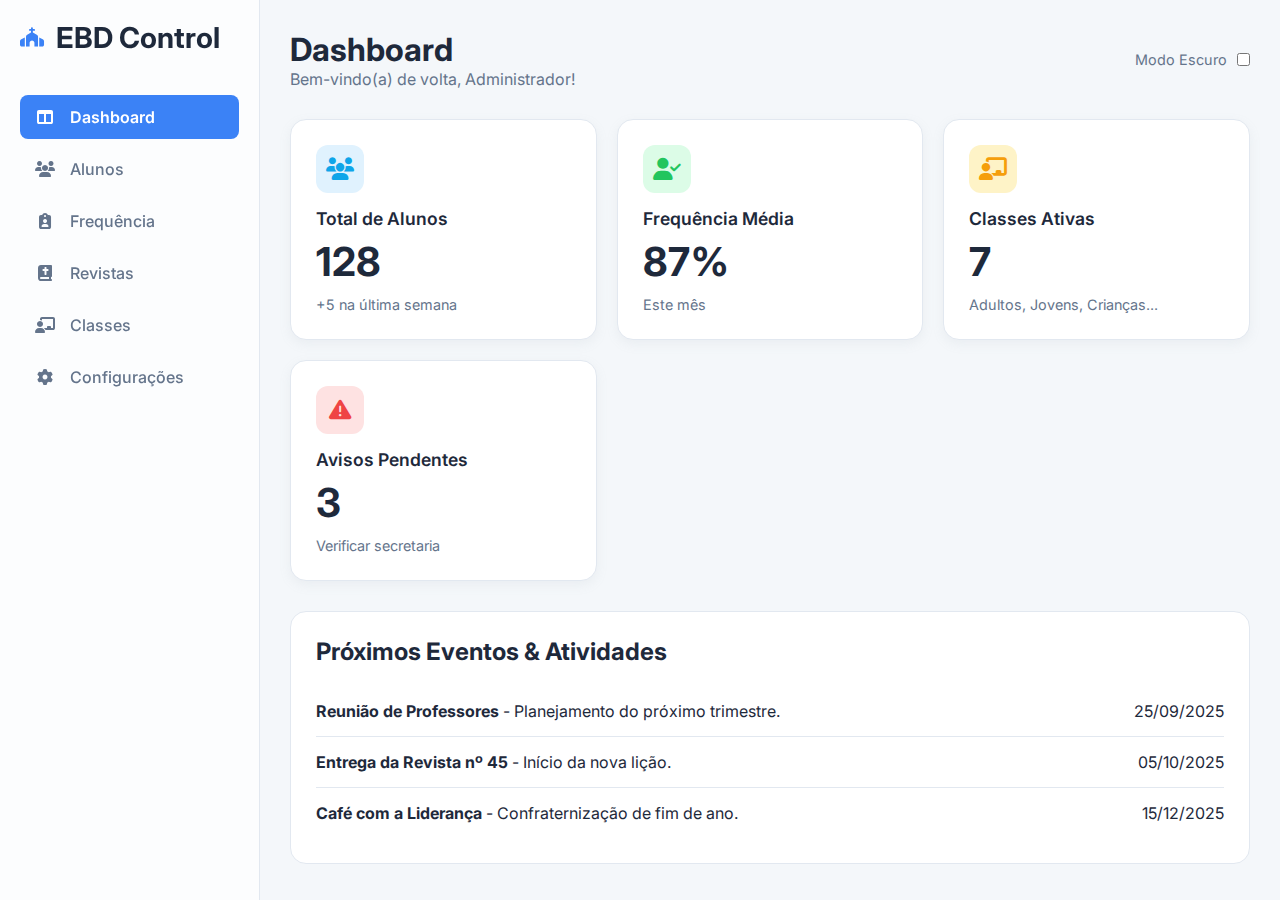
<file: index.html>
<!DOCTYPE html>
<html lang="pt-br">

<head>
    <meta charset="UTF-8">
    <meta name="viewport" content="width=device-width, initial-scale=1.0">
    <title>EBD Control - Dashboard</title>
    <link rel="stylesheet" href="style_index.css">
    <link rel="preconnect" href="https://fonts.googleapis.com">
    <link rel="preconnect" href="https://fonts.gstatic.com" crossorigin>
    <link href="https://fonts.googleapis.com/css2?family=Inter:wght@400;500;600;700&display=swap" rel="stylesheet">
    <link rel="stylesheet" href="https://cdnjs.cloudflare.com/ajax/libs/font-awesome/6.5.2/css/all.min.css" />
</head>

<body>
    <div class="container">
        <aside class="sidebar">
            <div class="sidebar-header">
                <i class="fa-solid fa-church"></i>
                <h2>EBD Control</h2>
            </div>
            <nav class="sidebar-nav">
                <ul>
                    <li><a href="index.html" class="active"><i class="fa-solid fa-table-columns"></i><span>Dashboard</span></a></li>
                    <li><a href="alunos.html"><i class="fa-solid fa-users"></i><span>Alunos</span></a></li>
                    <li><a href="frequencia.html"><i class="fa-solid fa-clipboard-user"></i><span>Frequência</span></a></li>
                    <li><a href="revistas.html"><i class="fa-solid fa-book-bible"></i><span>Revistas</span></a></li>
                    <li><a href="classes.html"><i class="fa-solid fa-chalkboard-user"></i><span>Classes</span></a></li>
                    <li><a href="configuracoes.html"><i class="fa-solid fa-gear"></i><span>Configurações</span></a></li>
                </ul>
            </nav>
        </aside>
        <main class="main-content">
            <header>
                <div class="header-title">
                    <h1>Dashboard</h1>
                    <p>Bem-vindo(a) de volta, Administrador!</p>
                </div>
                <div class="theme-switcher">
                    <label for="theme-toggle">Modo Escuro</label>
                    <input type="checkbox" id="theme-toggle">
                </div>
            </header>
            <section class="dashboard-widgets">
                <div class="widget-card">
                    <div class="card-icon" style="background-color: #e0f2fe;"><i class="fa-solid fa-users" style="color: #0ea5e9;"></i></div>
                    <h3>Total de Alunos</h3>
                    <p class="stat-number">128</p>
                    <span class="stat-change">+5 na última semana</span>
                </div>
                <div class="widget-card">
                    <div class="card-icon" style="background-color: #dcfce7;"><i class="fa-solid fa-user-check" style="color: #22c55e;"></i></div>
                    <h3>Frequência Média</h3>
                    <p class="stat-number">87%</p>
                    <span class="stat-change">Este mês</span>
                </div>
                <div class="widget-card">
                    <div class="card-icon" style="background-color: #fef3c7;"><i class="fa-solid fa-chalkboard-user" style="color: #f59e0b;"></i></div>
                    <h3>Classes Ativas</h3>
                    <p class="stat-number">7</p>
                    <span class="stat-change">Adultos, Jovens, Crianças...</span>
                </div>
                <div class="widget-card">
                    <div class="card-icon" style="background-color: #fee2e2;"><i class="fa-solid fa-triangle-exclamation" style="color: #ef4444;"></i></div>
                    <h3>Avisos Pendentes</h3>
                    <p class="stat-number">3</p>
                    <span class="stat-change">Verificar secretaria</span>
                </div>
            </section>
            <section class="recent-activity">
                <h2>Próximos Eventos & Atividades</h2>
                <div class="activity-list">
                    <div class="activity-item">
                        <p><strong>Reunião de Professores</strong> - Planejamento do próximo trimestre.</p><span>25/09/2025</span></div>
                    <div class="activity-item">
                        <p><strong>Entrega da Revista nº 45</strong> - Início da nova lição.</p><span>05/10/2025</span></div>
                    <div class="activity-item">
                        <p><strong>Café com a Liderança</strong> - Confraternização de fim de ano.</p><span>15/12/2025</span></div>
                </div>
            </section>
        </main>
    </div>
    <script src="script_index.js"></script>
</body>

</html>
</file>
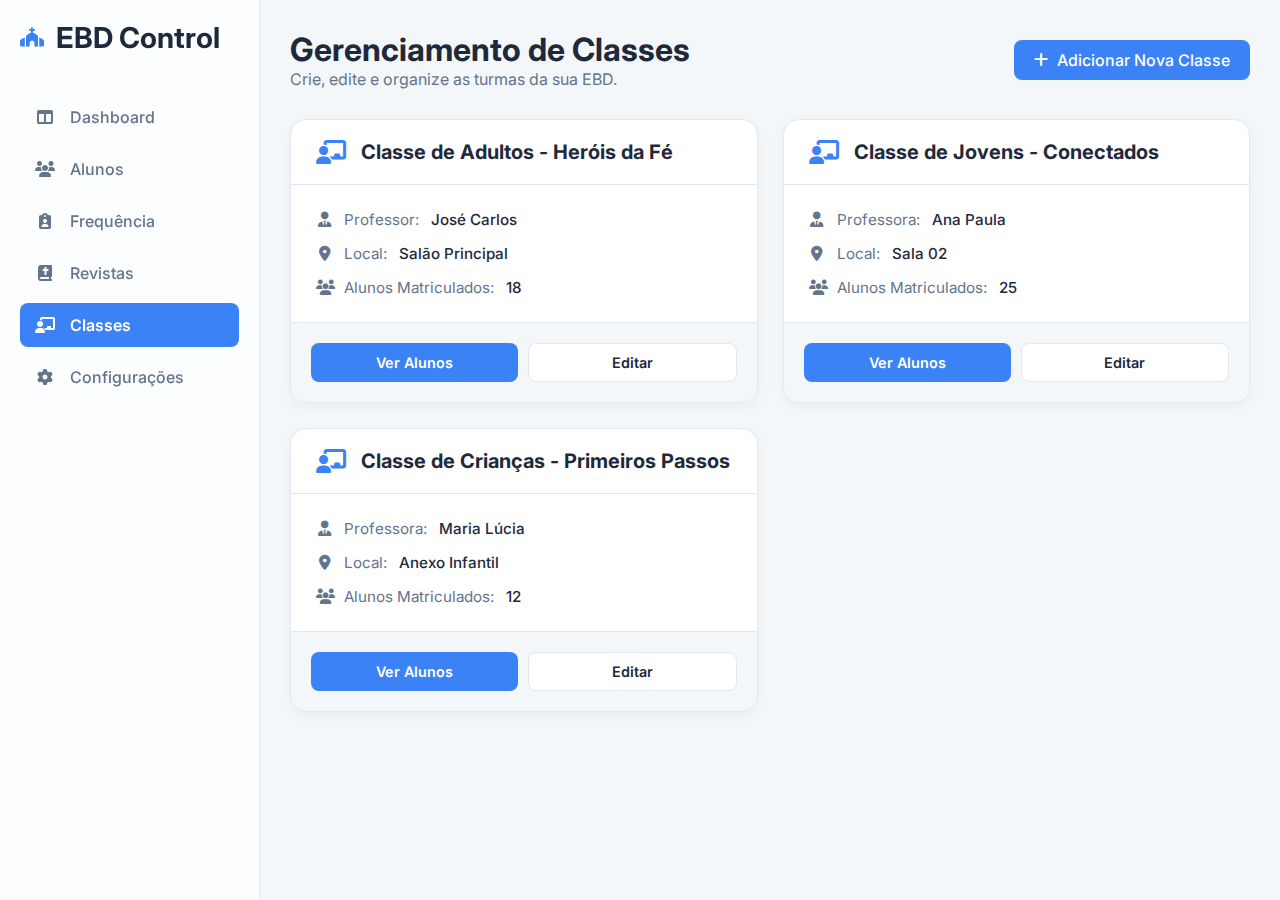
<file: classes.html>
<!DOCTYPE html>
<html lang="pt-br">

<head>
    <meta charset="UTF-8">
    <meta name="viewport" content="width=device-width, initial-scale=1.0">
    <title>EBD Control - Classes</title>
    <link rel="stylesheet" href="style_classes.css">
    <link rel="preconnect" href="https://fonts.googleapis.com">
    <link rel="preconnect" href="https://fonts.gstatic.com" crossorigin>
    <link href="https://fonts.googleapis.com/css2?family=Inter:wght@400;500;600;700&display=swap" rel="stylesheet">
    <link rel="stylesheet" href="https://cdnjs.cloudflare.com/ajax/libs/font-awesome/6.5.2/css/all.min.css" />
</head>

<body>
    <div class="container">
        <aside class="sidebar">
            <div class="sidebar-header">
                <i class="fa-solid fa-church"></i>
                <h2>EBD Control</h2>
            </div>
            <nav class="sidebar-nav">
                <ul>
                    <li><a href="index.html"><i class="fa-solid fa-table-columns"></i><span>Dashboard</span></a></li>
                    <li><a href="alunos.html"><i class="fa-solid fa-users"></i><span>Alunos</span></a></li>
                    <li><a href="frequencia.html"><i class="fa-solid fa-clipboard-user"></i><span>Frequência</span></a></li>
                    <li><a href="revistas.html"><i class="fa-solid fa-book-bible"></i><span>Revistas</span></a></li>
                    <li><a href="classes.html" class="active"><i class="fa-solid fa-chalkboard-user"></i><span>Classes</span></a></li>
                    <li><a href="configuracoes.html"><i class="fa-solid fa-gear"></i><span>Configurações</span></a></li>
                </ul>
            </nav>
        </aside>

        <main class="main-content">
            <header>
                <div class="header-title">
                    <h1>Gerenciamento de Classes</h1>
                    <p>Crie, edite e organize as turmas da sua EBD.</p>
                </div>
                <button class="primary-button" id="add-classe-button">
                    <i class="fa-solid fa-plus"></i>
                    Adicionar Nova Classe
                </button>
            </header>

            <section class="grid-container">
                <div class="class-info-card">
                    <div class="class-card-main-info">
                        <i class="fa-solid fa-chalkboard-user main-icon"></i>
                        <h3 class="class-name">Classe de Adultos - Heróis da Fé</h3>
                    </div>
                    <ul class="class-details-list">
                        <li><i class="fa-solid fa-user-tie"></i> Professor: <strong>José Carlos</strong></li>
                        <li><i class="fa-solid fa-location-dot"></i> Local: <strong>Salão Principal</strong></li>
                        <li><i class="fa-solid fa-users"></i> Alunos Matriculados: <strong>18</strong></li>
                    </ul>
                    <div class="class-actions">
                        <button class="action-btn-primary">Ver Alunos</button>
                        <button class="action-btn-secondary">Editar</button>
                    </div>
                </div>

                <div class="class-info-card">
                    <div class="class-card-main-info">
                        <i class="fa-solid fa-chalkboard-user main-icon"></i>
                        <h3 class="class-name">Classe de Jovens - Conectados</h3>
                    </div>
                    <ul class="class-details-list">
                        <li><i class="fa-solid fa-user-tie"></i> Professora: <strong>Ana Paula</strong></li>
                        <li><i class="fa-solid fa-location-dot"></i> Local: <strong>Sala 02</strong></li>
                        <li><i class="fa-solid fa-users"></i> Alunos Matriculados: <strong>25</strong></li>
                    </ul>
                    <div class="class-actions">
                        <button class="action-btn-primary">Ver Alunos</button>
                        <button class="action-btn-secondary">Editar</button>
                    </div>
                </div>

                <div class="class-info-card">
                    <div class="class-card-main-info">
                        <i class="fa-solid fa-chalkboard-user main-icon"></i>
                        <h3 class="class-name">Classe de Crianças - Primeiros Passos</h3>
                    </div>
                    <ul class="class-details-list">
                        <li><i class="fa-solid fa-user-tie"></i> Professora: <strong>Maria Lúcia</strong></li>
                        <li><i class="fa-solid fa-location-dot"></i> Local: <strong>Anexo Infantil</strong></li>
                        <li><i class="fa-solid fa-users"></i> Alunos Matriculados: <strong>12</strong></li>
                    </ul>
                    <div class="class-actions">
                        <button class="action-btn-primary">Ver Alunos</button>
                        <button class="action-btn-secondary">Editar</button>
                    </div>
                </div>
            </section>
        </main>
    </div>

    <div class="modal-overlay" id="add-classe-modal">
        <div class="modal-content">
            <div class="modal-header">
                <h2>Adicionar Nova Classe</h2>
                <button class="close-modal-btn" id="close-modal-button">&times;</button>
            </div>
            <form class="modal-form">
                <div class="form-group">
                    <label for="classe-name">Nome da Classe</label>
                    <input type="text" id="classe-name" required placeholder="Ex: Classe de Adultos">
                </div>
                <div class="form-group">
                    <label for="classe-teacher">Professor(a) Responsável</label>
                    <input type="text" id="classe-teacher" required placeholder="Nome do professor">
                </div>
                <div class="form-group">
                    <label for="classe-location">Local / Sala</label>
                    <input type="text" id="classe-location" required placeholder="Ex: Salão Principal">
                </div>
                <button type="submit" class="primary-button">Salvar Classe</button>
            </form>
        </div>
    </div>

    <script src="script_classes.js"></script>
</body>

</html>
</file>
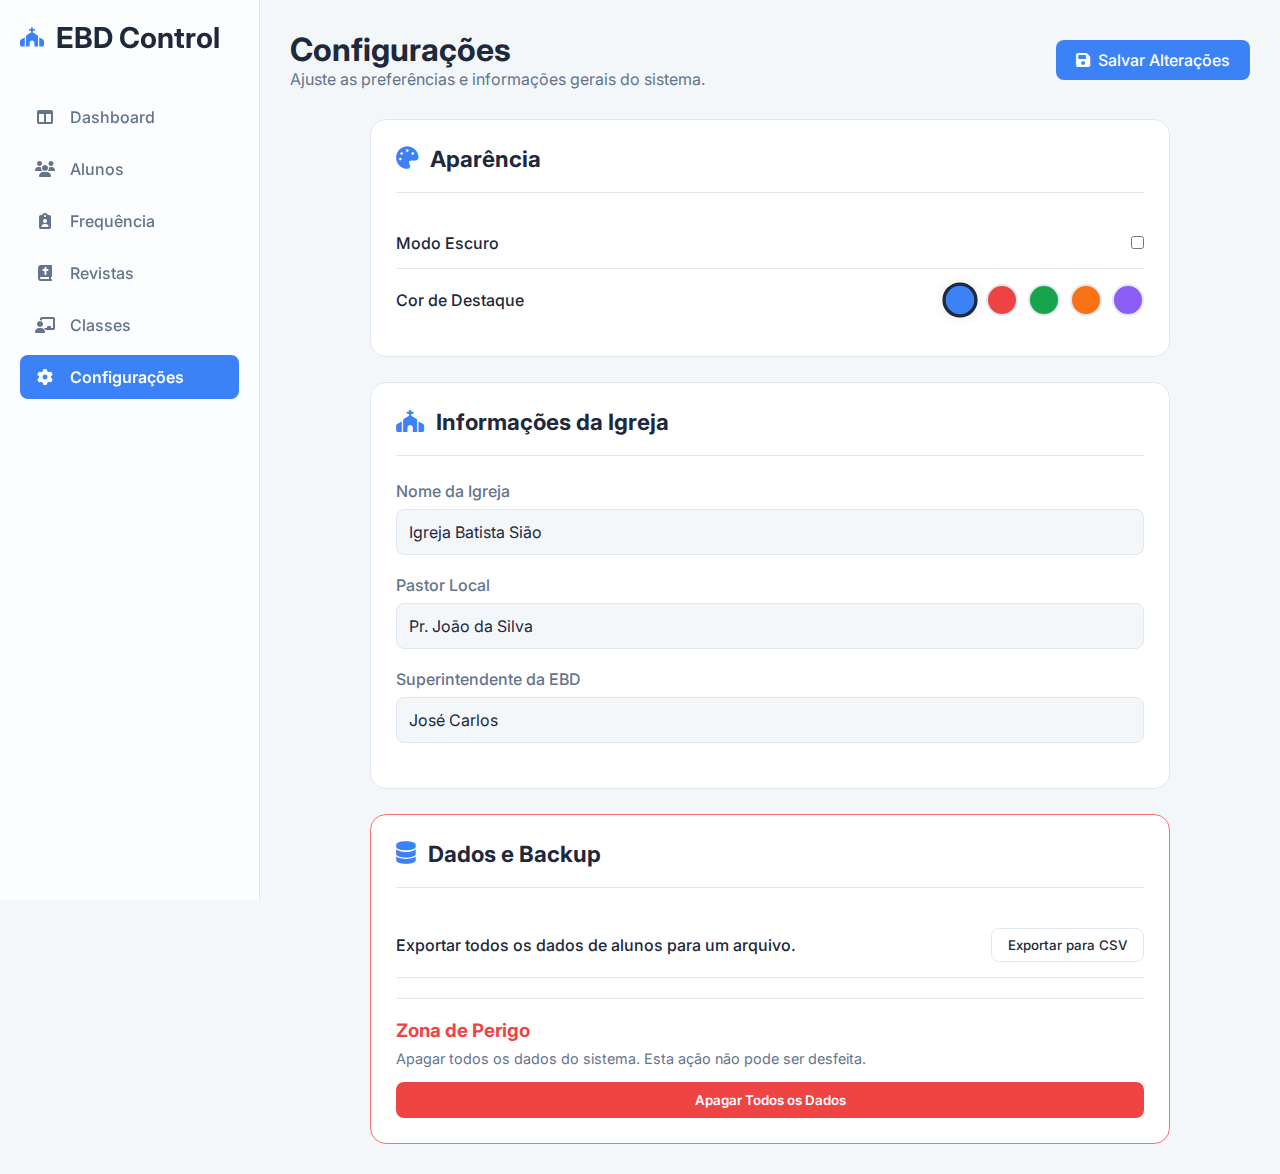
<file: configuracoes.html>
<!DOCTYPE html>
<html lang="pt-br">

<head>
    <meta charset="UTF-8">
    <meta name="viewport" content="width=device-width, initial-scale=1.0">
    <title>EBD Control - Configurações</title>
    <link rel="stylesheet" href="style_configuracoes.css">
    <link rel="preconnect" href="https://fonts.googleapis.com">
    <link rel="preconnect" href="https://fonts.gstatic.com" crossorigin>
    <link href="https://fonts.googleapis.com/css2?family=Inter:wght@400;500;600;700&display=swap" rel="stylesheet">
    <link rel="stylesheet" href="https://cdnjs.cloudflare.com/ajax/libs/font-awesome/6.5.2/css/all.min.css" />
</head>

<body>
    <div class="container">
        <aside class="sidebar">
            <div class="sidebar-header">
                <i class="fa-solid fa-church"></i>
                <h2>EBD Control</h2>
            </div>
            <nav class="sidebar-nav">
                <ul>
                    <li><a href="index.html"><i class="fa-solid fa-table-columns"></i><span>Dashboard</span></a></li>
                    <li><a href="alunos.html"><i class="fa-solid fa-users"></i><span>Alunos</span></a></li>
                    <li><a href="frequencia.html"><i class="fa-solid fa-clipboard-user"></i><span>Frequência</span></a></li>
                    <li><a href="revistas.html"><i class="fa-solid fa-book-bible"></i><span>Revistas</span></a></li>
                    <li><a href="classes.html"><i class="fa-solid fa-chalkboard-user"></i><span>Classes</span></a></li>
                    <li><a href="configuracoes.html" class="active"><i class="fa-solid fa-gear"></i><span>Configurações</span></a></li>
                </ul>
            </nav>
        </aside>

        <main class="main-content">
            <header>
                <div class="header-title">
                    <h1>Configurações</h1>
                    <p>Ajuste as preferências e informações gerais do sistema.</p>
                </div>
                <button class="primary-button" id="save-settings-button">
                    <i class="fa-solid fa-floppy-disk"></i>
                    Salvar Alterações
                </button>
            </header>

            <div class="settings-container">
                <div class="settings-card">
                    <h2><i class="fa-solid fa-palette"></i> Aparência</h2>
                    <div class="setting-item">
                        <label for="theme-toggle">Modo Escuro</label>
                        <div class="theme-switcher">
                            <input type="checkbox" id="theme-toggle">
                        </div>
                    </div>
                    <div class="setting-item">
                        <label>Cor de Destaque</label>
                        <div class="color-swatches">
                            <button class="color-swatch selected" data-color="#3b82f6" style="background-color: #3b82f6;"></button>
                            <button class="color-swatch" data-color="#ef4444" style="background-color: #ef4444;"></button>
                            <button class="color-swatch" data-color="#16a34a" style="background-color: #16a34a;"></button>
                            <button class="color-swatch" data-color="#f97316" style="background-color: #f97316;"></button>
                            <button class="color-swatch" data-color="#8b5cf6" style="background-color: #8b5cf6;"></button>
                        </div>
                    </div>
                </div>

                <div class="settings-card">
                    <h2><i class="fa-solid fa-church"></i> Informações da Igreja</h2>
                    <div class="form-group">
                        <label for="church-name">Nome da Igreja</label>
                        <input type="text" id="church-name" value="Igreja Batista Sião">
                    </div>
                    <div class="form-group">
                        <label for="pastor-name">Pastor Local</label>
                        <input type="text" id="pastor-name" value="Pr. João da Silva">
                    </div>
                    <div class="form-group">
                        <label for="super-name">Superintendente da EBD</label>
                        <input type="text" id="super-name" value="José Carlos">
                    </div>
                </div>

                <div class="settings-card danger-zone">
                    <h2><i class="fa-solid fa-database"></i> Dados e Backup</h2>
                    <div class="setting-item">
                        <span>Exportar todos os dados de alunos para um arquivo.</span>
                        <button class="action-btn-secondary">Exportar para CSV</button>
                    </div>
                    <hr>
                    <div class="danger-area">
                        <h3>Zona de Perigo</h3>
                        <p>Apagar todos os dados do sistema. Esta ação não pode ser desfeita.</p>
                        <button class="danger-button">Apagar Todos os Dados</button>
                    </div>
                </div>
            </div>
        </main>
    </div>
    <script src="script_configuracoes.js"></script>
</body>

</html>
</file>
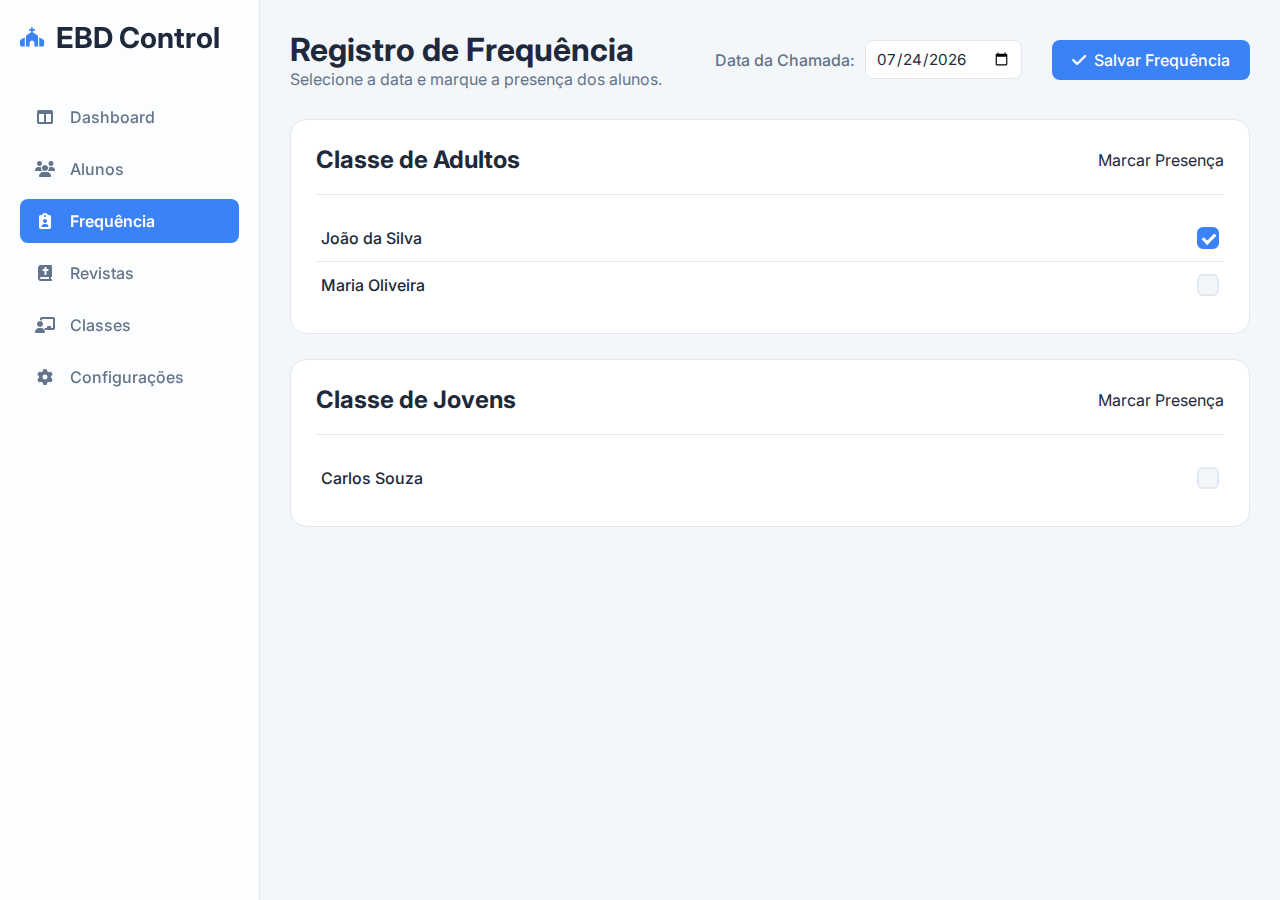
<file: frequencia.html>
<!DOCTYPE html>
<html lang="pt-br">

<head>
    <meta charset="UTF-8">
    <meta name="viewport" content="width=device-width, initial-scale=1.0">
    <title>EBD Control - Frequência</title>
    <link rel="stylesheet" href="style_frequencia.css">
    <link rel="preconnect" href="https://fonts.googleapis.com">
    <link rel="preconnect" href="https://fonts.gstatic.com" crossorigin>
    <link href="https://fonts.googleapis.com/css2?family=Inter:wght@400;500;600;700&display=swap" rel="stylesheet">
    <link rel="stylesheet" href="https://cdnjs.cloudflare.com/ajax/libs/font-awesome/6.5.2/css/all.min.css" />
</head>

<body>
    <div class="container">
        <aside class="sidebar">
            <div class="sidebar-header">
                <i class="fa-solid fa-church"></i>
                <h2>EBD Control</h2>
            </div>
            <nav class="sidebar-nav">
                <ul>
                    <li><a href="index.html"><i class="fa-solid fa-table-columns"></i><span>Dashboard</span></a></li>
                    <li><a href="alunos.html"><i class="fa-solid fa-users"></i><span>Alunos</span></a></li>
                    <li><a href="frequencia.html" class="active"><i class="fa-solid fa-clipboard-user"></i><span>Frequência</span></a></li>
                    <li><a href="revistas.html"><i class="fa-solid fa-book-bible"></i><span>Revistas</span></a></li>
                    <li><a href="classes.html"><i class="fa-solid fa-chalkboard-user"></i><span>Classes</span></a></li>
                    <li><a href="configuracoes.html"><i class="fa-solid fa-gear"></i><span>Configurações</span></a></li>
                </ul>
            </nav>
        </aside>
        <main class="main-content">
            <header>
                <div class="header-title">
                    <h1>Registro de Frequência</h1>
                    <p>Selecione a data e marque a presença dos alunos.</p>
                </div>
                <div class="header-actions">
                    <div class="date-selector">
                        <label for="attendance-date">Data da Chamada:</label>
                        <input type="date" id="attendance-date">
                    </div>
                    <button class="primary-button" id="save-attendance-btn">
                        <i class="fa-solid fa-check"></i>
                        Salvar Frequência
                    </button>
                </div>
            </header>
            <section class="attendance-container">
                <div class="class-card">
                    <div class="class-card-header">
                        <h2>Classe de Adultos</h2>
                        <span>Marcar Presença</span>
                    </div>
                    <div class="attendance-list">
                        <div class="student-attendance-item">
                            <p class="student-name">João da Silva</p><label class="attendance-checkbox"><input type="checkbox" checked><span class="checkmark"></span></label></div>
                        <div class="student-attendance-item">
                            <p class="student-name">Maria Oliveira</p><label class="attendance-checkbox"><input type="checkbox"><span class="checkmark"></span></label></div>
                    </div>
                </div>
                <div class="class-card">
                    <div class="class-card-header">
                        <h2>Classe de Jovens</h2>
                        <span>Marcar Presença</span>
                    </div>
                    <div class="attendance-list">
                        <div class="student-attendance-item">
                            <p class="student-name">Carlos Souza</p><label class="attendance-checkbox"><input type="checkbox"><span class="checkmark"></span></label></div>
                    </div>
                </div>
            </section>
        </main>
    </div>
    <script src="script_frequencia.js"></script>
</body>

</html>
</file>
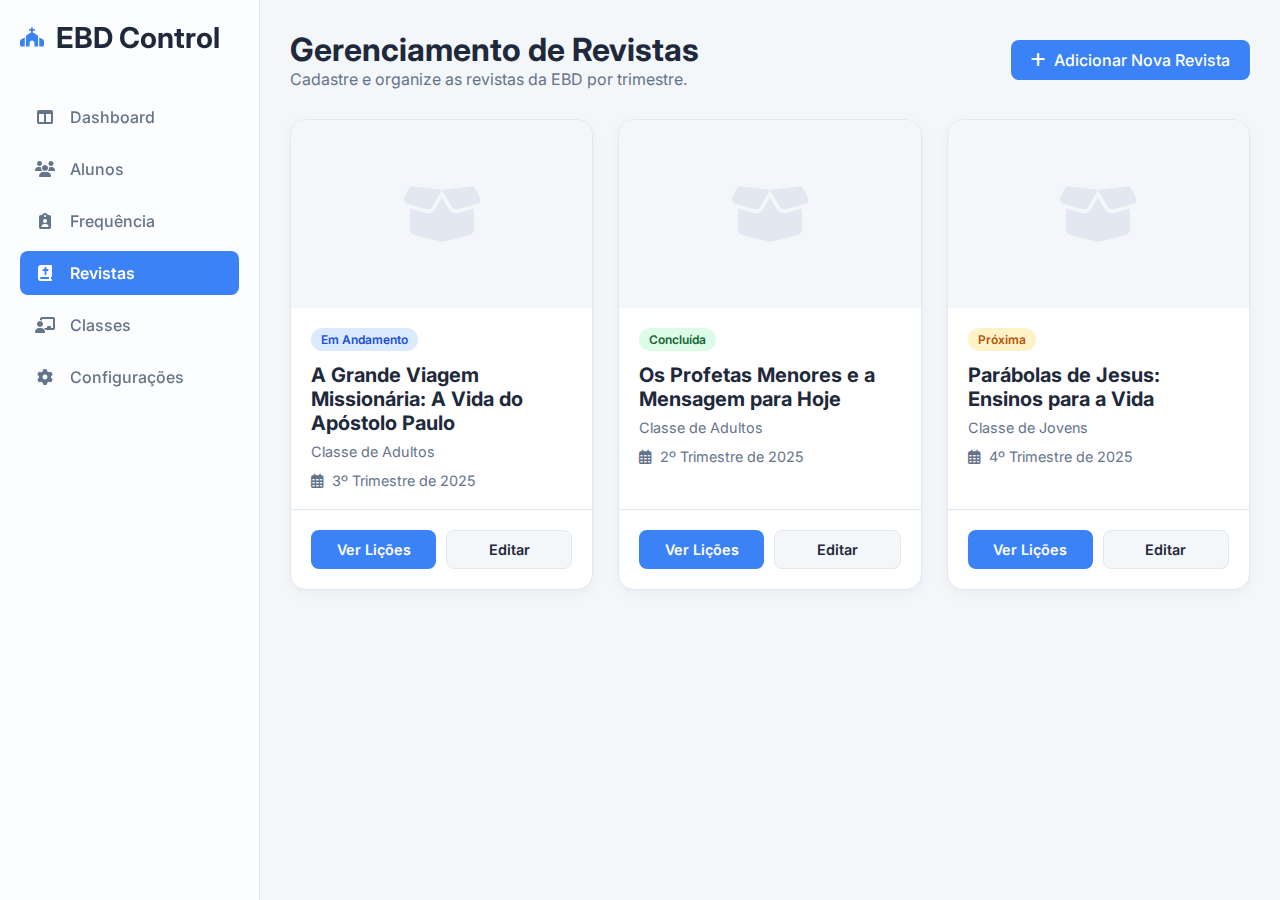
<file: revistas.html>
<!DOCTYPE html>
<html lang="pt-br">

<head>
    <meta charset="UTF-8">
    <meta name="viewport" content="width=device-width, initial-scale=1.0">
    <title>EBD Control - Revistas</title>
    <link rel="stylesheet" href="style_revistas.css">
    <link rel="preconnect" href="https://fonts.googleapis.com">
    <link rel="preconnect" href="https://fonts.gstatic.com" crossorigin>
    <link href="https://fonts.googleapis.com/css2?family=Inter:wght@400;500;600;700&display=swap" rel="stylesheet">
    <link rel="stylesheet" href="https://cdnjs.cloudflare.com/ajax/libs/font-awesome/6.5.2/css/all.min.css" />
</head>

<body>
    <div class="container">
        <aside class="sidebar">
            <div class="sidebar-header">
                <i class="fa-solid fa-church"></i>
                <h2>EBD Control</h2>
            </div>
            <nav class="sidebar-nav">
                <ul>
                    <li><a href="index.html"><i class="fa-solid fa-table-columns"></i><span>Dashboard</span></a></li>
                    <li><a href="alunos.html"><i class="fa-solid fa-users"></i><span>Alunos</span></a></li>
                    <li><a href="frequencia.html"><i class="fa-solid fa-clipboard-user"></i><span>Frequência</span></a></li>
                    <li><a href="revistas.html" class="active"><i class="fa-solid fa-book-bible"></i><span>Revistas</span></a></li>
                    <li><a href="classes.html"><i class="fa-solid fa-chalkboard-user"></i><span>Classes</span></a></li>
                    <li><a href="configuracoes.html"><i class="fa-solid fa-gear"></i><span>Configurações</span></a></li>
                </ul>
            </nav>
        </aside>

        <main class="main-content">
            <header>
                <div class="header-title">
                    <h1>Gerenciamento de Revistas</h1>
                    <p>Cadastre e organize as revistas da EBD por trimestre.</p>
                </div>
                <button class="primary-button" id="add-revista-button">
                    <i class="fa-solid fa-plus"></i>
                    Adicionar Nova Revista
                </button>
            </header>

            <section class="grid-container">
                <div class="revista-card">
                    <div class="revista-cover">
                    </div>
                    <div class="revista-info">
                        <span class="status-badge em-andamento">Em Andamento</span>
                        <h3 class="revista-title">A Grande Viagem Missionária: A Vida do Apóstolo Paulo</h3>
                        <p class="revista-classe">Classe de Adultos</p>
                        <p class="revista-trimestre"><i class="fa-regular fa-calendar-days"></i> 3º Trimestre de 2025</p>
                    </div>
                    <div class="revista-actions">
                        <button class="action-btn-primary">Ver Lições</button>
                        <button class="action-btn-secondary">Editar</button>
                    </div>
                </div>

                <div class="revista-card">
                    <div class="revista-cover"></div>
                    <div class="revista-info">
                        <span class="status-badge concluida">Concluída</span>
                        <h3 class="revista-title">Os Profetas Menores e a Mensagem para Hoje</h3>
                        <p class="revista-classe">Classe de Adultos</p>
                        <p class="revista-trimestre"><i class="fa-regular fa-calendar-days"></i> 2º Trimestre de 2025</p>
                    </div>
                    <div class="revista-actions">
                        <button class="action-btn-primary">Ver Lições</button>
                        <button class="action-btn-secondary">Editar</button>
                    </div>
                </div>

                <div class="revista-card">
                    <div class="revista-cover"></div>
                    <div class="revista-info">
                        <span class="status-badge proxima">Próxima</span>
                        <h3 class="revista-title">Parábolas de Jesus: Ensinos para a Vida</h3>
                        <p class="revista-classe">Classe de Jovens</p>
                        <p class="revista-trimestre"><i class="fa-regular fa-calendar-days"></i> 4º Trimestre de 2025</p>
                    </div>
                    <div class="revista-actions">
                        <button class="action-btn-primary">Ver Lições</button>
                        <button class="action-btn-secondary">Editar</button>
                    </div>
                </div>
            </section>
        </main>
    </div>

    <div class="modal-overlay" id="add-revista-modal">
        <div class="modal-content">
            <div class="modal-header">
                <h2>Adicionar Nova Revista</h2>
                <button class="close-modal-btn" id="close-modal-button">&times;</button>
            </div>
            <form class="modal-form">
                <div class="form-group">
                    <label for="revista-title">Título da Revista</label>
                    <input type="text" id="revista-title" required>
                </div>
                <div class="form-group">
                    <label for="revista-class">Classe Destinada</label>
                    <select id="revista-class" required>
                        <option value="adultos">Classe de Adultos</option>
                        <option value="jovens">Classe de Jovens</option>
                    </select>
                </div>
                <div class="form-row">
                    <div class="form-group">
                        <label for="revista-trimestre">Trimestre</label>
                        <select id="revista-trimestre" required>
                            <option value="1">1º Trimestre</option>
                            <option value="2">2º Trimestre</option>
                            <option value="3">3º Trimestre</option>
                            <option value="4">4º Trimestre</option>
                        </select>
                    </div>
                    <div class="form-group">
                        <label for="revista-ano">Ano</label>
                        <input type="number" id="revista-ano" required>
                    </div>
                </div>
                <div class="form-group">
                    <label for="revista-status">Status</label>
                    <select id="revista-status" required>
                        <option value="proxima">Próxima</option>
                        <option value="em-andamento">Em Andamento</option>
                        <option value="concluida">Concluída</option>
                    </select>
                </div>
                <button type="submit" class="primary-button">Salvar Revista</button>
            </form>
        </div>
    </div>

    <script src="script_revistas.js"></script>
</body>

</html>
</file>
<file: style_index.css>
/* CSS Base e Comum */

:root {
    --bg-color: #f4f7fa;
    --sidebar-bg: rgba(255, 255, 255, 0.7);
    --card-bg: #ffffff;
    --text-primary: #1e293b;
    --text-secondary: #64748b;
    --accent-color: #3b82f6;
    --border-color: #e2e8f0;
    --shadow-color: rgba(149, 157, 165, 0.1);
}

body.dark-mode {
    --bg-color: #0f172a;
    --sidebar-bg: rgba(30, 41, 59, 0.7);
    --card-bg: #1e293b;
    --text-primary: #f1f5f9;
    --text-secondary: #94a3b8;
    --accent-color: #60a5fa;
    --border-color: #334155;
    --shadow-color: rgba(0, 0, 0, 0.2);
}

* {
    margin: 0;
    padding: 0;
    box-sizing: border-box;
    font-family: 'Inter', sans-serif;
}

body {
    background-color: var(--bg-color);
    color: var(--text-primary);
    transition: background-color 0.3s, color 0.3s;
}

.container {
    display: flex;
}

.sidebar {
    width: 260px;
    height: 100vh;
    position: fixed;
    top: 0;
    left: 0;
    background-color: var(--sidebar-bg);
    backdrop-filter: blur(10px);
    -webkit-backdrop-filter: blur(10px);
    border-right: 1px solid var(--border-color);
    padding: 20px;
    transition: background-color 0.3s, border-color 0.3s;
}

.sidebar-header {
    display: flex;
    align-items: center;
    gap: 12px;
    margin-bottom: 40px;
    font-size: 1.2rem;
    color: var(--text-primary);
}

.sidebar-header .fa-church {
    color: var(--accent-color);
}

.sidebar-nav ul {
    list-style-type: none;
}

.sidebar-nav li a {
    display: flex;
    align-items: center;
    gap: 15px;
    padding: 12px 15px;
    margin-bottom: 8px;
    border-radius: 8px;
    text-decoration: none;
    color: var(--text-secondary);
    font-weight: 500;
    transition: background-color 0.2s, color 0.2s;
}

.sidebar-nav li a:hover {
    background-color: var(--accent-color);
    color: #fff;
}

.sidebar-nav li a.active {
    background-color: var(--accent-color);
    color: #fff;
    font-weight: 600;
}

.sidebar-nav i {
    width: 20px;
    text-align: center;
}

.main-content {
    margin-left: 260px;
    width: calc(100% - 260px);
    padding: 30px;
}

header {
    display: flex;
    justify-content: space-between;
    align-items: center;
    margin-bottom: 30px;
}

header h1 {
    font-size: 2rem;
    font-weight: 700;
}

header p {
    color: var(--text-secondary);
}

.theme-switcher {
    display: flex;
    align-items: center;
    gap: 10px;
    color: var(--text-secondary);
    font-size: 0.9rem;
}


/* CSS Específico do Dashboard */

.dashboard-widgets {
    display: grid;
    grid-template-columns: repeat(auto-fit, minmax(240px, 1fr));
    gap: 20px;
    margin-bottom: 30px;
}

.widget-card {
    background-color: var(--card-bg);
    padding: 25px;
    border-radius: 16px;
    border: 1px solid var(--border-color);
    box-shadow: 0 4px 12px var(--shadow-color);
    transition: transform 0.2s, box-shadow 0.2s;
}

.widget-card:hover {
    transform: translateY(-5px);
    box-shadow: 0 8px 20px var(--shadow-color);
}

.card-icon {
    width: 48px;
    height: 48px;
    border-radius: 12px;
    display: flex;
    align-items: center;
    justify-content: center;
    margin-bottom: 15px;
}

.card-icon i {
    font-size: 1.4rem;
}

.widget-card h3 {
    margin-bottom: 8px;
    font-size: 1.1rem;
    font-weight: 600;
}

.stat-number {
    font-size: 2.5rem;
    font-weight: 700;
    margin-bottom: 8px;
}

.stat-change {
    font-size: 0.9rem;
    color: var(--text-secondary);
}

.recent-activity {
    background-color: var(--card-bg);
    padding: 25px;
    border-radius: 16px;
    border: 1px solid var(--border-color);
}

.recent-activity h2 {
    margin-bottom: 20px;
}

.activity-item {
    display: flex;
    justify-content: space-between;
    align-items: center;
    padding: 15px 0;
    border-bottom: 1px solid var(--border-color);
}

.activity-item:last-child {
    border-bottom: none;
}
</file>
<file: style_classes.css>
/* CSS Base e Comum */

:root {
    --bg-color: #f4f7fa;
    --sidebar-bg: rgba(255, 255, 255, 0.7);
    --card-bg: #ffffff;
    --text-primary: #1e293b;
    --text-secondary: #64748b;
    --accent-color: #3b82f6;
    --border-color: #e2e8f0;
    --shadow-color: rgba(149, 157, 165, 0.1);
}

body.dark-mode {
    --bg-color: #0f172a;
    --sidebar-bg: rgba(30, 41, 59, 0.7);
    --card-bg: #1e293b;
    --text-primary: #f1f5f9;
    --text-secondary: #94a3b8;
    --accent-color: #60a5fa;
    --border-color: #334155;
    --shadow-color: rgba(0, 0, 0, 0.2);
}

* {
    margin: 0;
    padding: 0;
    box-sizing: border-box;
    font-family: 'Inter', sans-serif;
}

body {
    background-color: var(--bg-color);
    color: var(--text-primary);
    transition: background-color 0.3s, color 0.3s;
}

.container {
    display: flex;
}

.sidebar {
    width: 260px;
    height: 100vh;
    position: fixed;
    top: 0;
    left: 0;
    background-color: var(--sidebar-bg);
    backdrop-filter: blur(10px);
    -webkit-backdrop-filter: blur(10px);
    border-right: 1px solid var(--border-color);
    padding: 20px;
    transition: background-color 0.3s, border-color 0.3s;
}

.sidebar-header {
    display: flex;
    align-items: center;
    gap: 12px;
    margin-bottom: 40px;
    font-size: 1.2rem;
    color: var(--text-primary);
}

.sidebar-header .fa-church {
    color: var(--accent-color);
}

.sidebar-nav ul {
    list-style-type: none;
}

.sidebar-nav li a {
    display: flex;
    align-items: center;
    gap: 15px;
    padding: 12px 15px;
    margin-bottom: 8px;
    border-radius: 8px;
    text-decoration: none;
    color: var(--text-secondary);
    font-weight: 500;
    transition: background-color 0.2s, color 0.2s;
}

.sidebar-nav li a:hover {
    background-color: var(--accent-color);
    color: #fff;
}

.sidebar-nav li a.active {
    background-color: var(--accent-color);
    color: #fff;
    font-weight: 600;
}

.sidebar-nav i {
    width: 20px;
    text-align: center;
}

.main-content {
    margin-left: 260px;
    width: calc(100% - 260px);
    padding: 30px;
}

header {
    display: flex;
    justify-content: space-between;
    align-items: center;
    margin-bottom: 30px;
}

header h1 {
    font-size: 2rem;
    font-weight: 700;
}

header p {
    color: var(--text-secondary);
}


/* CSS Específico da Página de Classes */

.primary-button {
    background-color: var(--accent-color);
    color: #fff;
    border: none;
    padding: 10px 20px;
    border-radius: 8px;
    font-size: 1rem;
    font-weight: 500;
    cursor: pointer;
    display: flex;
    align-items: center;
    gap: 8px;
    transition: background-color 0.2s;
}

.primary-button:hover {
    background-color: #2563eb;
}

.grid-container {
    display: grid;
    grid-template-columns: repeat(auto-fit, minmax(320px, 1fr));
    gap: 25px;
}

.class-info-card {
    background-color: var(--card-bg);
    border-radius: 16px;
    border: 1px solid var(--border-color);
    box-shadow: 0 4px 12px var(--shadow-color);
    transition: transform 0.2s, box-shadow 0.2s;
    display: flex;
    flex-direction: column;
}

.class-info-card:hover {
    transform: translateY(-5px);
    box-shadow: 0 8px 20px var(--shadow-color);
}

.class-card-main-info {
    display: flex;
    align-items: center;
    gap: 15px;
    padding: 20px 25px;
    border-bottom: 1px solid var(--border-color);
}

.main-icon {
    font-size: 1.5rem;
    color: var(--accent-color);
}

.class-name {
    font-size: 1.25rem;
    color: var(--text-primary);
}

.class-details-list {
    list-style: none;
    padding: 25px;
    flex-grow: 1;
    display: flex;
    flex-direction: column;
    gap: 15px;
}

.class-details-list li {
    display: flex;
    align-items: center;
    gap: 12px;
    font-size: 0.95rem;
    color: var(--text-secondary);
}

.class-details-list li i {
    width: 16px;
    text-align: center;
}

.class-details-list li strong {
    color: var(--text-primary);
    font-weight: 500;
}

.class-actions {
    display: flex;
    gap: 10px;
    padding: 20px;
    border-top: 1px solid var(--border-color);
    background-color: var(--bg-color);
    border-radius: 0 0 16px 16px;
}

.action-btn-primary,
.action-btn-secondary {
    width: 100%;
    border: none;
    padding: 10px;
    border-radius: 8px;
    font-size: 0.9rem;
    font-weight: 600;
    cursor: pointer;
    transition: background-color 0.2s, color 0.2s;
}

.action-btn-primary {
    background-color: var(--accent-color);
    color: #fff;
}

.action-btn-primary:hover {
    background-color: #2563eb;
}

.action-btn-secondary {
    background-color: var(--card-bg);
    color: var(--text-primary);
    border: 1px solid var(--border-color);
}

.action-btn-secondary:hover {
    background-color: var(--border-color);
}

.modal-overlay {
    position: fixed;
    top: 0;
    left: 0;
    width: 100%;
    height: 100%;
    background-color: rgba(0, 0, 0, 0.6);
    display: flex;
    justify-content: center;
    align-items: center;
    z-index: 1000;
    opacity: 0;
    visibility: hidden;
    transition: opacity 0.3s, visibility 0.3s;
}

.modal-overlay.active {
    opacity: 1;
    visibility: visible;
}

.modal-content {
    background-color: var(--card-bg);
    padding: 30px;
    border-radius: 16px;
    width: 90%;
    max-width: 500px;
    transform: scale(0.95);
    transition: transform 0.3s;
}

.modal-overlay.active .modal-content {
    transform: scale(1);
}

.modal-header {
    display: flex;
    justify-content: space-between;
    align-items: center;
    margin-bottom: 20px;
}

.close-modal-btn {
    background: none;
    border: none;
    font-size: 1.8rem;
    cursor: pointer;
    color: var(--text-secondary);
}

.modal-form .form-group {
    margin-bottom: 20px;
}

.modal-form label {
    display: block;
    margin-bottom: 8px;
    font-weight: 500;
    color: var(--text-secondary);
}

.modal-form input {
    width: 100%;
    padding: 12px;
    border-radius: 8px;
    border: 1px solid var(--border-color);
    background-color: var(--bg-color);
    color: var(--text-primary);
    font-size: 1rem;
}

.modal-form button[type="submit"] {
    width: 100%;
    padding: 12px;
    margin-top: 10px;
}
</file>
<file: style_configuracoes.css>
/* CSS Base e Comum */

:root {
    --bg-color: #f4f7fa;
    --sidebar-bg: rgba(255, 255, 255, 0.7);
    --card-bg: #ffffff;
    --text-primary: #1e293b;
    --text-secondary: #64748b;
    --accent-color: #3b82f6;
    --border-color: #e2e8f0;
    --shadow-color: rgba(149, 157, 165, 0.1);
}

body.dark-mode {
    --bg-color: #0f172a;
    --sidebar-bg: rgba(30, 41, 59, 0.7);
    --card-bg: #1e293b;
    --text-primary: #f1f5f9;
    --text-secondary: #94a3b8;
    --accent-color: #60a5fa;
    --border-color: #334155;
    --shadow-color: rgba(0, 0, 0, 0.2);
}

* {
    margin: 0;
    padding: 0;
    box-sizing: border-box;
    font-family: 'Inter', sans-serif;
}

body {
    background-color: var(--bg-color);
    color: var(--text-primary);
    transition: background-color 0.3s, color 0.3s;
}

.container {
    display: flex;
}

.sidebar {
    width: 260px;
    height: 100vh;
    position: fixed;
    top: 0;
    left: 0;
    background-color: var(--sidebar-bg);
    backdrop-filter: blur(10px);
    -webkit-backdrop-filter: blur(10px);
    border-right: 1px solid var(--border-color);
    padding: 20px;
    transition: background-color 0.3s, border-color 0.3s;
}

.sidebar-header {
    display: flex;
    align-items: center;
    gap: 12px;
    margin-bottom: 40px;
    font-size: 1.2rem;
    color: var(--text-primary);
}

.sidebar-header .fa-church {
    color: var(--accent-color);
}

.sidebar-nav ul {
    list-style-type: none;
}

.sidebar-nav li a {
    display: flex;
    align-items: center;
    gap: 15px;
    padding: 12px 15px;
    margin-bottom: 8px;
    border-radius: 8px;
    text-decoration: none;
    color: var(--text-secondary);
    font-weight: 500;
    transition: background-color 0.2s, color 0.2s;
}

.sidebar-nav li a:hover {
    background-color: var(--accent-color);
    color: #fff;
}

.sidebar-nav li a.active {
    background-color: var(--accent-color);
    color: #fff;
    font-weight: 600;
}

.sidebar-nav i {
    width: 20px;
    text-align: center;
}

.main-content {
    margin-left: 260px;
    width: calc(100% - 260px);
    padding: 30px;
}

header {
    display: flex;
    justify-content: space-between;
    align-items: center;
    margin-bottom: 30px;
}

header h1 {
    font-size: 2rem;
    font-weight: 700;
}

header p {
    color: var(--text-secondary);
}


/* CSS Específico da Página de Configurações */

.primary-button {
    background-color: var(--accent-color);
    color: #fff;
    border: none;
    padding: 10px 20px;
    border-radius: 8px;
    font-size: 1rem;
    font-weight: 500;
    cursor: pointer;
    display: flex;
    align-items: center;
    gap: 8px;
    transition: background-color 0.2s;
}

.primary-button:hover {
    background-color: #2563eb;
}

.settings-container {
    max-width: 800px;
    margin: 0 auto;
    display: flex;
    flex-direction: column;
    gap: 25px;
}

.settings-card {
    background-color: var(--card-bg);
    border-radius: 16px;
    border: 1px solid var(--border-color);
    padding: 25px;
}

.settings-card h2 {
    display: flex;
    align-items: center;
    gap: 12px;
    font-size: 1.4rem;
    margin-bottom: 25px;
    padding-bottom: 20px;
    border-bottom: 1px solid var(--border-color);
}

.settings-card h2 i {
    color: var(--accent-color);
}

.setting-item {
    display: flex;
    justify-content: space-between;
    align-items: center;
    padding: 15px 0;
}

.setting-item:not(:last-child) {
    border-bottom: 1px solid var(--border-color);
}

.setting-item label,
.setting-item span {
    font-weight: 500;
    color: var(--text-primary);
}

.form-group {
    margin-bottom: 20px;
}

.form-group label {
    display: block;
    margin-bottom: 8px;
    font-weight: 500;
    color: var(--text-secondary);
}

.form-group input {
    width: 100%;
    padding: 12px;
    border-radius: 8px;
    border: 1px solid var(--border-color);
    background-color: var(--bg-color);
    color: var(--text-primary);
    font-size: 1rem;
}

.color-swatches {
    display: flex;
    gap: 10px;
}

.color-swatch {
    width: 32px;
    height: 32px;
    border-radius: 50%;
    border: 2px solid var(--border-color);
    cursor: pointer;
    transition: transform 0.2s, box-shadow 0.2s;
}

.color-swatch.selected {
    border-width: 3px;
    border-color: var(--text-primary);
    transform: scale(1.1);
    box-shadow: 0 0 10px rgba(0, 0, 0, 0.1);
}

.action-btn-secondary {
    background-color: var(--card-bg);
    color: var(--text-primary);
    border: 1px solid var(--border-color);
    padding: 8px 16px;
    border-radius: 8px;
    font-weight: 500;
    cursor: pointer;
    transition: background-color 0.2s;
}

.action-btn-secondary:hover {
    background-color: var(--border-color);
}

.settings-card.danger-zone {
    border-color: #f87171;
}

.danger-zone hr {
    border: none;
    height: 1px;
    background-color: var(--border-color);
    margin: 20px 0;
}

.danger-area h3 {
    color: #ef4444;
    margin-bottom: 8px;
}

.danger-area p {
    color: var(--text-secondary);
    margin-bottom: 15px;
    font-size: 0.9rem;
}

.danger-button {
    background-color: #ef4444;
    color: #fff;
    width: 100%;
    border: none;
    padding: 10px;
    border-radius: 8px;
    font-weight: 600;
    cursor: pointer;
    transition: background-color 0.2s;
}

.danger-button:hover {
    background-color: #dc2626;
}
</file>
<file: style_frequencia.css>
/* CSS Base e Comum */

:root {
    --bg-color: #f4f7fa;
    --sidebar-bg: rgba(255, 255, 255, 0.7);
    --card-bg: #ffffff;
    --text-primary: #1e293b;
    --text-secondary: #64748b;
    --accent-color: #3b82f6;
    --border-color: #e2e8f0;
    --shadow-color: rgba(149, 157, 165, 0.1);
}

body.dark-mode {
    --bg-color: #0f172a;
    --sidebar-bg: rgba(30, 41, 59, 0.7);
    --card-bg: #1e293b;
    --text-primary: #f1f5f9;
    --text-secondary: #94a3b8;
    --accent-color: #60a5fa;
    --border-color: #334155;
    --shadow-color: rgba(0, 0, 0, 0.2);
}

* {
    margin: 0;
    padding: 0;
    box-sizing: border-box;
    font-family: 'Inter', sans-serif;
}

body {
    background-color: var(--bg-color);
    color: var(--text-primary);
    transition: background-color 0.3s, color 0.3s;
}

.container {
    display: flex;
}

.sidebar {
    width: 260px;
    height: 100vh;
    position: fixed;
    top: 0;
    left: 0;
    background-color: var(--sidebar-bg);
    backdrop-filter: blur(10px);
    -webkit-backdrop-filter: blur(10px);
    border-right: 1px solid var(--border-color);
    padding: 20px;
    transition: background-color 0.3s, border-color 0.3s;
}

.sidebar-header {
    display: flex;
    align-items: center;
    gap: 12px;
    margin-bottom: 40px;
    font-size: 1.2rem;
    color: var(--text-primary);
}

.sidebar-header .fa-church {
    color: var(--accent-color);
}

.sidebar-nav ul {
    list-style-type: none;
}

.sidebar-nav li a {
    display: flex;
    align-items: center;
    gap: 15px;
    padding: 12px 15px;
    margin-bottom: 8px;
    border-radius: 8px;
    text-decoration: none;
    color: var(--text-secondary);
    font-weight: 500;
    transition: background-color 0.2s, color 0.2s;
}

.sidebar-nav li a:hover {
    background-color: var(--accent-color);
    color: #fff;
}

.sidebar-nav li a.active {
    background-color: var(--accent-color);
    color: #fff;
    font-weight: 600;
}

.sidebar-nav i {
    width: 20px;
    text-align: center;
}

.main-content {
    margin-left: 260px;
    width: calc(100% - 260px);
    padding: 30px;
}

header {
    display: flex;
    justify-content: space-between;
    align-items: center;
    margin-bottom: 30px;
}

header h1 {
    font-size: 2rem;
    font-weight: 700;
}

header p {
    color: var(--text-secondary);
}


/* CSS Específico da Página de Frequência */

.header-actions {
    display: flex;
    align-items: center;
    gap: 10px;
}

.primary-button {
    background-color: var(--accent-color);
    color: #fff;
    border: none;
    padding: 10px 20px;
    border-radius: 8px;
    font-size: 1rem;
    font-weight: 500;
    cursor: pointer;
    display: flex;
    align-items: center;
    gap: 8px;
    transition: background-color 0.2s;
}

.primary-button:hover {
    background-color: #2563eb;
}

.date-selector {
    display: flex;
    align-items: center;
    gap: 10px;
    margin-right: 20px;
}

.date-selector label {
    font-weight: 500;
    color: var(--text-secondary);
}

.date-selector input[type="date"] {
    background-color: var(--card-bg);
    border: 1px solid var(--border-color);
    color: var(--text-primary);
    padding: 8px 10px;
    border-radius: 8px;
    font-size: 0.95rem;
}

.attendance-container {
    display: grid;
    grid-template-columns: 1fr;
    gap: 25px;
}

.class-card {
    background-color: var(--card-bg);
    border-radius: 16px;
    border: 1px solid var(--border-color);
    padding: 25px;
}

.class-card-header {
    display: flex;
    justify-content: space-between;
    align-items: center;
    margin-bottom: 20px;
    padding-bottom: 20px;
    border-bottom: 1px solid var(--border-color);
}

.student-attendance-item {
    display: flex;
    justify-content: space-between;
    align-items: center;
    padding: 12px 5px;
}

.student-attendance-item:not(:last-child) {
    border-bottom: 1px solid var(--border-color);
}

.student-name {
    font-weight: 500;
}

.attendance-checkbox {
    position: relative;
    cursor: pointer;
    width: 22px;
    height: 22px;
}

.attendance-checkbox input {
    opacity: 0;
    width: 0;
    height: 0;
}

.checkmark {
    position: absolute;
    top: 0;
    left: 0;
    height: 22px;
    width: 22px;
    background-color: var(--bg-color);
    border: 2px solid var(--border-color);
    border-radius: 6px;
    transition: background-color 0.2s, border-color 0.2s;
}

.attendance-checkbox:hover input~.checkmark {
    border-color: var(--accent-color);
}

.attendance-checkbox input:checked~.checkmark {
    background-color: var(--accent-color);
    border-color: var(--accent-color);
}

.checkmark:after {
    content: "";
    position: absolute;
    display: none;
}

.attendance-checkbox input:checked~.checkmark:after {
    display: block;
}

.attendance-checkbox .checkmark:after {
    left: 6px;
    top: 2px;
    width: 5px;
    height: 10px;
    border: solid white;
    border-width: 0 3px 3px 0;
    transform: rotate(45deg);
}
</file>
<file: style_revistas.css>
/* CSS Base e Comum */

:root {
    --bg-color: #f4f7fa;
    --sidebar-bg: rgba(255, 255, 255, 0.7);
    --card-bg: #ffffff;
    --text-primary: #1e293b;
    --text-secondary: #64748b;
    --accent-color: #3b82f6;
    --border-color: #e2e8f0;
    --shadow-color: rgba(149, 157, 165, 0.1);
}

body.dark-mode {
    --bg-color: #0f172a;
    --sidebar-bg: rgba(30, 41, 59, 0.7);
    --card-bg: #1e293b;
    --text-primary: #f1f5f9;
    --text-secondary: #94a3b8;
    --accent-color: #60a5fa;
    --border-color: #334155;
    --shadow-color: rgba(0, 0, 0, 0.2);
}

* {
    margin: 0;
    padding: 0;
    box-sizing: border-box;
    font-family: 'Inter', sans-serif;
}

body {
    background-color: var(--bg-color);
    color: var(--text-primary);
    transition: background-color 0.3s, color 0.3s;
}

.container {
    display: flex;
}

.sidebar {
    width: 260px;
    height: 100vh;
    position: fixed;
    top: 0;
    left: 0;
    background-color: var(--sidebar-bg);
    backdrop-filter: blur(10px);
    -webkit-backdrop-filter: blur(10px);
    border-right: 1px solid var(--border-color);
    padding: 20px;
    transition: background-color 0.3s, border-color 0.3s;
}

.sidebar-header {
    display: flex;
    align-items: center;
    gap: 12px;
    margin-bottom: 40px;
    font-size: 1.2rem;
    color: var(--text-primary);
}

.sidebar-header .fa-church {
    color: var(--accent-color);
}

.sidebar-nav ul {
    list-style-type: none;
}

.sidebar-nav li a {
    display: flex;
    align-items: center;
    gap: 15px;
    padding: 12px 15px;
    margin-bottom: 8px;
    border-radius: 8px;
    text-decoration: none;
    color: var(--text-secondary);
    font-weight: 500;
    transition: background-color 0.2s, color 0.2s;
}

.sidebar-nav li a:hover {
    background-color: var(--accent-color);
    color: #fff;
}

.sidebar-nav li a.active {
    background-color: var(--accent-color);
    color: #fff;
    font-weight: 600;
}

.sidebar-nav i {
    width: 20px;
    text-align: center;
}

.main-content {
    margin-left: 260px;
    width: calc(100% - 260px);
    padding: 30px;
}

header {
    display: flex;
    justify-content: space-between;
    align-items: center;
    margin-bottom: 30px;
}

header h1 {
    font-size: 2rem;
    font-weight: 700;
}

header p {
    color: var(--text-secondary);
}


/* CSS Específico da Página de Revistas */

.primary-button {
    background-color: var(--accent-color);
    color: #fff;
    border: none;
    padding: 10px 20px;
    border-radius: 8px;
    font-size: 1rem;
    font-weight: 500;
    cursor: pointer;
    display: flex;
    align-items: center;
    gap: 8px;
    transition: background-color 0.2s;
}

.primary-button:hover {
    background-color: #2563eb;
}

.grid-container {
    display: grid;
    grid-template-columns: repeat(auto-fit, minmax(300px, 1fr));
    gap: 25px;
}

.revista-card {
    background-color: var(--card-bg);
    border-radius: 16px;
    border: 1px solid var(--border-color);
    box-shadow: 0 4px 12px var(--shadow-color);
    transition: transform 0.2s, box-shadow 0.2s;
    display: flex;
    flex-direction: column;
    overflow: hidden;
}

.revista-card:hover {
    transform: translateY(-5px);
    box-shadow: 0 8px 20px var(--shadow-color);
}

.revista-cover {
    aspect-ratio: 16 / 10;
    background-color: var(--bg-color);
    display: flex;
    align-items: center;
    justify-content: center;
    color: var(--border-color);
}

.revista-cover::before {
    content: '\f49e';
    font-family: "Font Awesome 6 Free";
    font-weight: 900;
    font-size: 4rem;
}

.revista-info {
    padding: 20px;
    flex-grow: 1;
}

.status-badge {
    display: inline-block;
    padding: 4px 10px;
    border-radius: 99px;
    font-size: 0.75rem;
    font-weight: 600;
    margin-bottom: 12px;
}

.status-badge.em-andamento {
    background-color: #dbeafe;
    color: #1d4ed8;
}

.status-badge.concluida {
    background-color: #dcfce7;
    color: #166534;
}

.status-badge.proxima {
    background-color: #fef3c7;
    color: #b45309;
}

.revista-title {
    font-size: 1.25rem;
    margin-bottom: 8px;
    color: var(--text-primary);
}

.revista-classe {
    font-size: 0.9rem;
    color: var(--text-secondary);
    margin-bottom: 12px;
}

.revista-trimestre {
    font-size: 0.9rem;
    color: var(--text-secondary);
    display: flex;
    align-items: center;
    gap: 8px;
}

.revista-actions {
    display: flex;
    gap: 10px;
    padding: 20px;
    border-top: 1px solid var(--border-color);
}

.action-btn-primary,
.action-btn-secondary {
    width: 100%;
    border: none;
    padding: 10px;
    border-radius: 8px;
    font-size: 0.9rem;
    font-weight: 600;
    cursor: pointer;
    transition: background-color 0.2s, color 0.2s;
}

.action-btn-primary {
    background-color: var(--accent-color);
    color: #fff;
}

.action-btn-primary:hover {
    background-color: #2563eb;
}

.action-btn-secondary {
    background-color: var(--bg-color);
    color: var(--text-primary);
    border: 1px solid var(--border-color);
}

.action-btn-secondary:hover {
    background-color: var(--border-color);
}

.modal-overlay {
    position: fixed;
    top: 0;
    left: 0;
    width: 100%;
    height: 100%;
    background-color: rgba(0, 0, 0, 0.6);
    display: flex;
    justify-content: center;
    align-items: center;
    z-index: 1000;
    opacity: 0;
    visibility: hidden;
    transition: opacity 0.3s, visibility 0.3s;
}

.modal-overlay.active {
    opacity: 1;
    visibility: visible;
}

.modal-content {
    background-color: var(--card-bg);
    padding: 30px;
    border-radius: 16px;
    width: 90%;
    max-width: 500px;
    transform: scale(0.95);
    transition: transform 0.3s;
}

.modal-overlay.active .modal-content {
    transform: scale(1);
}

.modal-header {
    display: flex;
    justify-content: space-between;
    align-items: center;
    margin-bottom: 20px;
}

.close-modal-btn {
    background: none;
    border: none;
    font-size: 1.8rem;
    cursor: pointer;
    color: var(--text-secondary);
}

.modal-form .form-group {
    margin-bottom: 20px;
}

.modal-form .form-row {
    display: flex;
    gap: 15px;
}

.modal-form .form-row .form-group {
    flex: 1;
}

.modal-form label {
    display: block;
    margin-bottom: 8px;
    font-weight: 500;
    color: var(--text-secondary);
}

.modal-form input,
.modal-form select {
    width: 100%;
    padding: 12px;
    border-radius: 8px;
    border: 1px solid var(--border-color);
    background-color: var(--bg-color);
    color: var(--text-primary);
    font-size: 1rem;
}

.modal-form button[type="submit"] {
    width: 100%;
    padding: 12px;
    margin-top: 10px;
}
</file>
